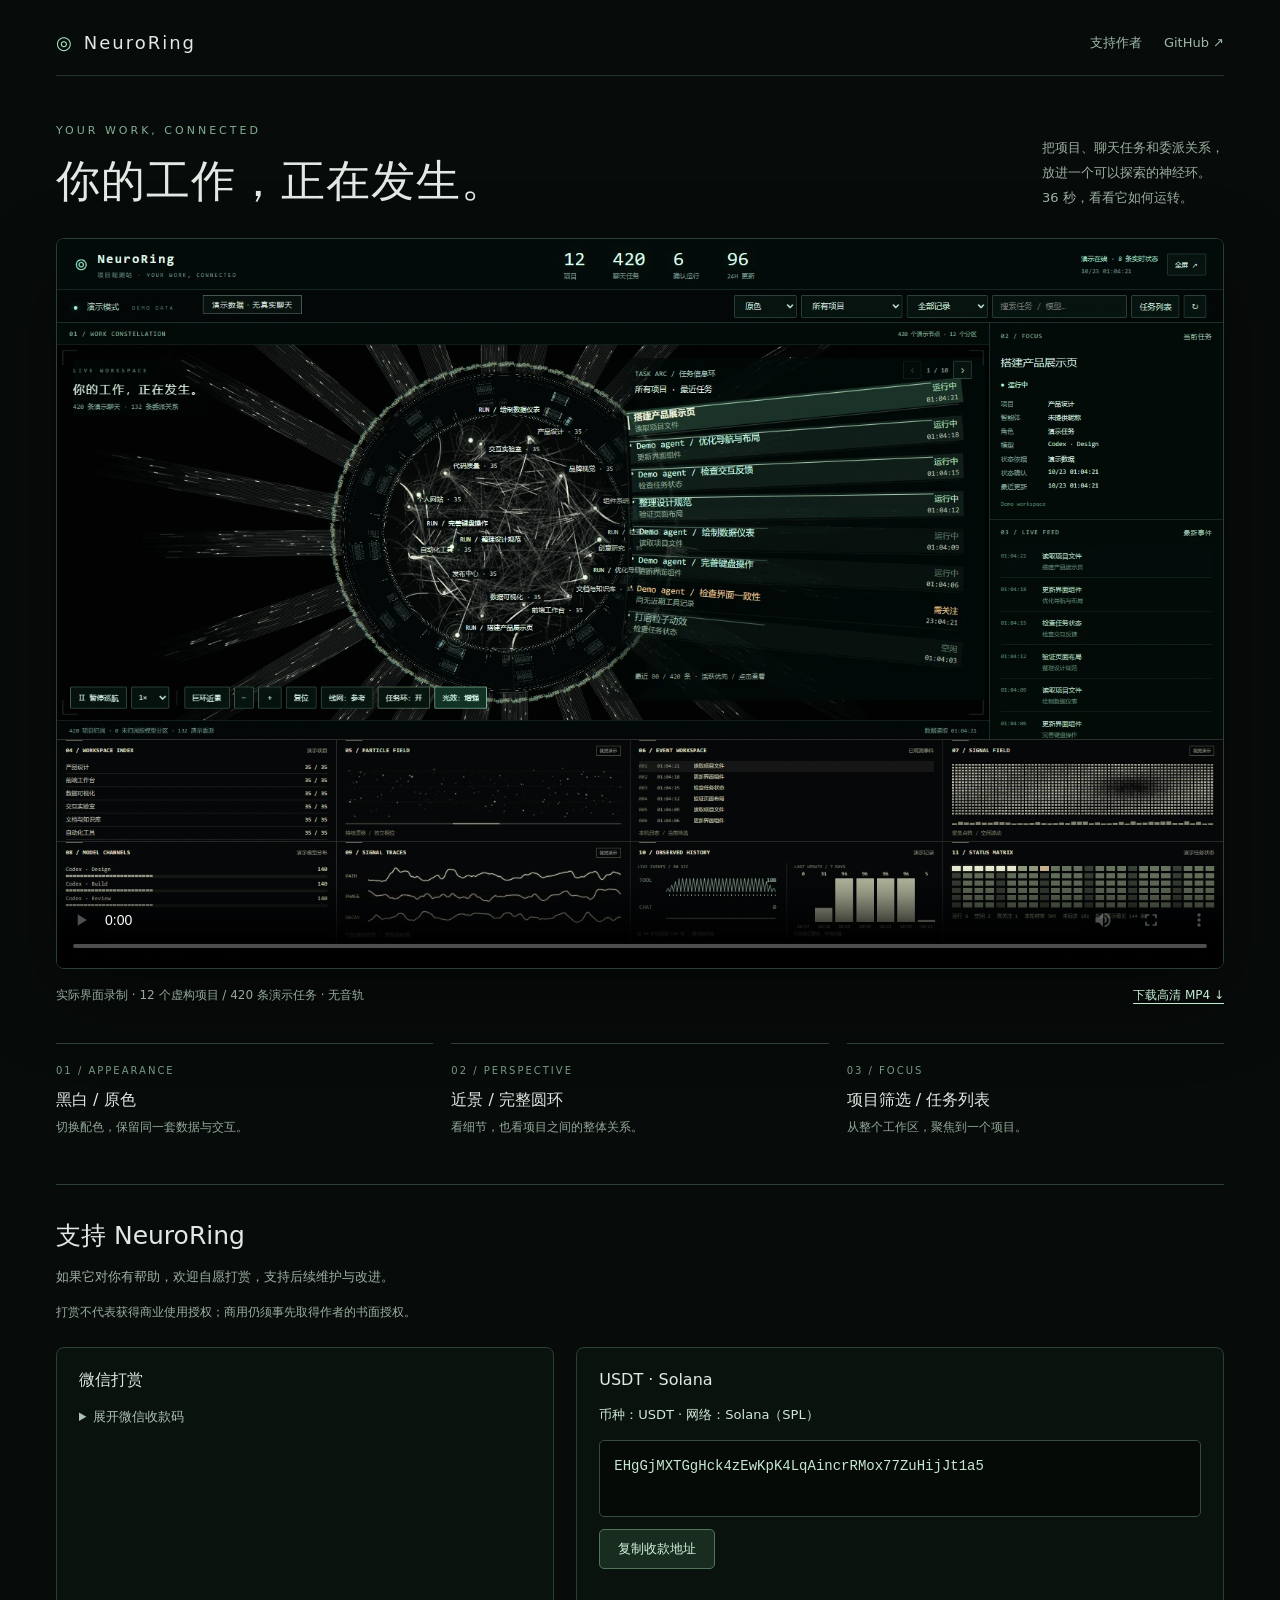
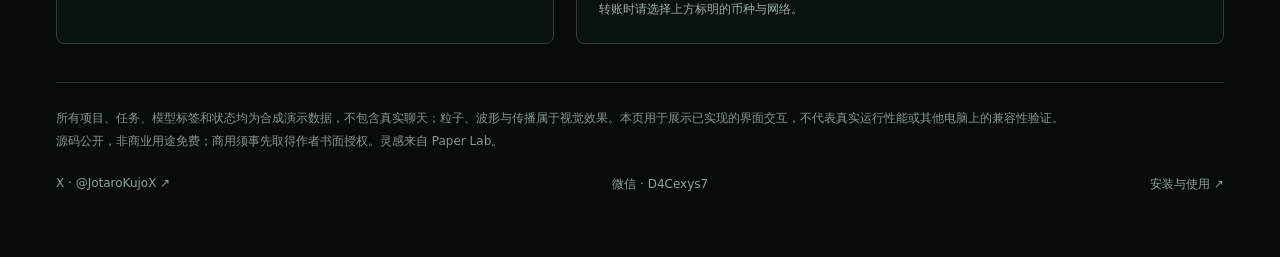
<file: docs/index.html>
<!doctype html>
<html lang="zh-CN">
<head><meta charset="utf-8"><meta name="viewport" content="width=device-width,initial-scale=1"><meta name="color-scheme" content="dark"><meta name="description" content="NeuroRing 动态展示：神经环巡航、项目筛选、任务信息环。使用合成演示数据。"><title>NeuroRing · 动态展示</title>
<style>
*{box-sizing:border-box}body{margin:0;background:#070b09;color:#e0e9e3;font-family:system-ui,"Microsoft YaHei",sans-serif}a{color:inherit;text-decoration:none}main{max-width:1240px;margin:auto;padding:32px 36px 64px}nav{display:flex;justify-content:space-between;align-items:center;border-bottom:1px solid #233329;padding-bottom:22px}.brand{font-size:18px;letter-spacing:2px}.brand span{color:#a7eac2;margin-right:10px}.github{font-size:13px;color:#9eb9a8}header{display:flex;justify-content:space-between;align-items:end;gap:32px;padding:48px 0 28px}.eyebrow{font-size:11px;letter-spacing:3px;color:#83ae93}h1{font-size:clamp(28px,4vw,44px);font-weight:500;letter-spacing:1px;line-height:1.35;margin:14px 0 0}header p{font-size:13px;line-height:1.9;color:#9eafa3;max-width:290px;margin:0}.player{border:1px solid #2a4032;background:#020503;border-radius:8px;overflow:hidden;box-shadow:0 30px 80px #0006}video{display:block;width:100%;aspect-ratio:8/5;background:#020503}.caption{display:flex;justify-content:space-between;gap:20px;font-size:12px;color:#94a99b;padding:16px 0;line-height:1.8}.caption a{color:#c3ebd2;text-decoration:underline;text-underline-offset:4px}.chapters{display:grid;grid-template-columns:repeat(3,1fr);gap:18px;margin:20px 0 46px}.chapter{border-top:1px solid #2c3f32;padding-top:15px}.chapter small{font-size:10px;letter-spacing:2px;color:#769984}.chapter h2{font-weight:500;font-size:16px;margin:12px 0 6px}.chapter p{font-size:12px;color:#93a99a;margin:0;line-height:1.8}.notice{border-top:1px solid #233329;padding:24px 0;color:#84988b;font-size:12px;line-height:1.9}footer{display:flex;justify-content:space-between;gap:20px;flex-wrap:wrap;font-size:12px;color:#8ba393}a:focus-visible{outline:2px solid #b5f2ce;outline-offset:6px}@media(max-width:640px){main{padding:24px 18px 40px}header{display:block;padding:32px 0 22px}header p{margin-top:20px;max-width:none}.chapters{grid-template-columns:1fr;gap:24px}.caption{display:block}.caption a{display:inline-block;margin-top:8px}}
.support{scroll-margin-top:28px;border-top:1px solid #2a4032;padding:34px 0 38px}.support h2{font-size:25px;font-weight:500;margin:0 0 12px}.support>p{font-size:13px;line-height:1.8;color:#9eafa3}.support-grid{display:grid;grid-template-columns:1fr 1.3fr;gap:22px;margin-top:24px}.support-card{min-width:0;border:1px solid #2a4032;border-radius:8px;padding:22px;background:#0a120d}.support-card h3{font-size:16px;font-weight:500;margin:0 0 14px}.support-card p,.support-card summary{font-size:13px;line-height:1.8;color:#adc3b4}.support-card summary{cursor:pointer}.support-card img{display:block;width:280px;max-width:100%;height:auto;margin-top:18px;border-radius:6px}.support-card .original{display:inline-block;margin-top:12px;text-decoration:underline;text-underline-offset:4px;font-size:12px}.wallet-address{display:block;width:100%;resize:none;box-sizing:border-box;background:#050a07;color:#c6e8d2;border:1px solid #354b3c;border-radius:5px;padding:14px;font:14px/1.7 Consolas,monospace;overflow-wrap:anywhere;word-break:break-all}.copy-address{border:1px solid #52745d;background:#182d20;color:#d5f5e0;border-radius:5px;padding:10px 18px;font:inherit;font-size:13px;cursor:pointer;margin-top:12px}.copy-address:hover{background:#24402d}.support-card .copy-status{font-size:12px;min-height:22px;margin:8px 0 0}.support-card .network{color:#d0e8d8}.support small{display:block;color:#9aafa1;font-size:12px;line-height:1.8}.nav-links{display:flex;gap:22px;align-items:center}.nav-links a{font-size:13px;color:#9eb9a8}button:focus-visible,textarea:focus-visible,summary:focus-visible{outline:2px solid #b5f2ce;outline-offset:4px}@media(max-width:640px){.support-grid{grid-template-columns:1fr}.support-card{padding:18px}.nav-links{gap:12px}.nav-links a{font-size:12px}.brand{font-size:15px}}
</style></head>
<body><main>
<nav><a class="brand" href="https://github.com/Bernie311/NeuroRing"><span>◎</span>NeuroRing</a><div class="nav-links"><a href="#support">支持作者</a><a class="github" href="https://github.com/Bernie311/NeuroRing">GitHub ↗</a></div></nav>
<header><div><div class="eyebrow">YOUR WORK, CONNECTED</div><h1>你的工作，正在发生。</h1></div><p>把项目、聊天任务和委派关系，<br>放进一个可以探索的神经环。<br>36 秒，看看它如何运转。</p></header>
<div class="player"><video controls playsinline preload="metadata" poster="media/neuroring-poster.webp" aria-label="NeuroRing 功能演示，使用合成数据"><source src="media/neuroring-showcase.mp4" type="video/mp4">你的浏览器不支持视频播放，请使用下方下载链接。</video></div>
<div class="caption"><span>实际界面录制 · 12 个虚构项目 / 420 条演示任务 · 无音轨</span><a href="media/neuroring-showcase.mp4" download>下载高清 MP4 ↓</a></div>
<section class="chapters" aria-label="演示内容"><article class="chapter"><small>01 / APPEARANCE</small><h2>黑白 / 原色</h2><p>切换配色，保留同一套数据与交互。</p></article><article class="chapter"><small>02 / PERSPECTIVE</small><h2>近景 / 完整圆环</h2><p>看细节，也看项目之间的整体关系。</p></article><article class="chapter"><small>03 / FOCUS</small><h2>项目筛选 / 任务列表</h2><p>从整个工作区，聚焦到一个项目。</p></article></section>
<section class="support" id="support" aria-labelledby="support-title">
<h2 id="support-title">支持 NeuroRing</h2><p>如果它对你有帮助，欢迎自愿打赏，支持后续维护与改进。</p>
<small>打赏不代表获得商业使用授权；商用仍须事先取得作者的书面授权。</small>
<div class="support-grid">
<article class="support-card"><h3>微信打赏</h3><details><summary>展开微信收款码</summary><img src="support/wechat-pay.jpg" alt="作者提供的微信收款码" width="828" height="1124" loading="lazy"><a class="original" href="support/wechat-pay.jpg" target="_blank" rel="noopener">打开收款码原图 ↗</a></details></article>
<article class="support-card"><h3>USDT · Solana</h3><p class="network">币种：USDT · 网络：Solana（SPL）</p><textarea class="wallet-address" id="wallet-address" rows="2" readonly aria-label="USDT Solana 收款地址" spellcheck="false">EHgGjMXTGgHck4zEwKpK4LqAincrRMox77ZuHijJt1a5</textarea><button class="copy-address" id="copy-address" type="button">复制收款地址</button><p class="copy-status" id="copy-status" role="status" aria-live="polite"></p><small>转账时请选择上方标明的币种与网络。</small></article>
</div></section>
<div class="notice">所有项目、任务、模型标签和状态均为合成演示数据，不包含真实聊天；粒子、波形与传播属于视觉效果。本页用于展示已实现的界面交互，不代表真实运行性能或其他电脑上的兼容性验证。<br>源码公开，非商业用途免费；商用须事先取得作者书面授权。灵感来自 Paper Lab。</div>
<footer><a href="https://x.com/JotaroKujoX">X · @JotaroKujoX ↗</a><span>微信 · D4Cexys7</span><a href="https://github.com/Bernie311/NeuroRing#快速开始">安装与使用 ↗</a></footer>
</main><script src="support/support.js"></script></body></html>
</file>
